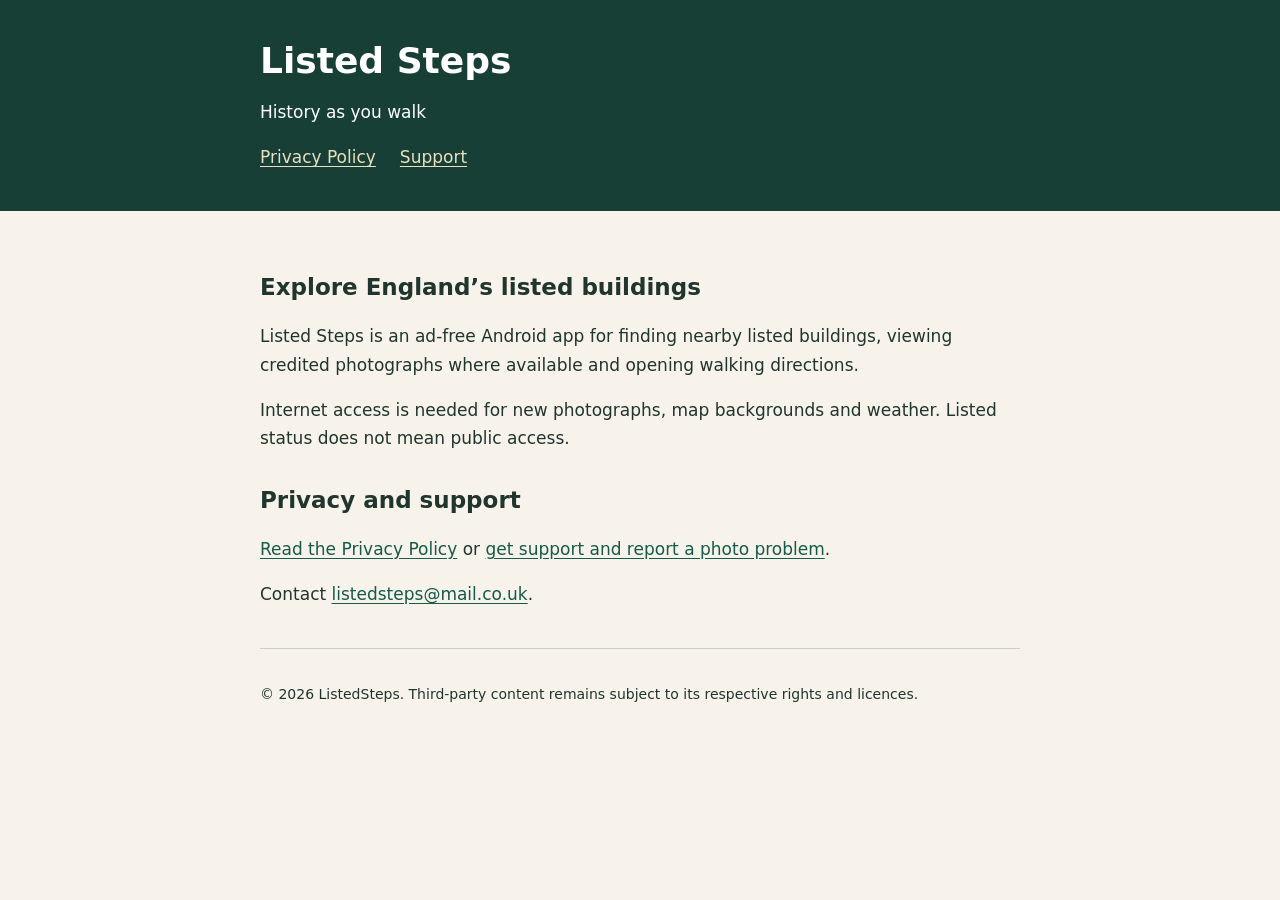
<file: index.html>
<!doctype html>
<html lang="en"><head><meta charset="utf-8"><meta name="viewport" content="width=device-width,initial-scale=1"><title>Listed Steps · Privacy and support</title><link rel="stylesheet" href="style.css"></head><body><header><div><h1>Listed Steps</h1><p>History as you walk</p><nav><a href="privacy.html">Privacy Policy</a><a href="support.html">Support</a></nav></div></header><main><h2>Explore England’s listed buildings</h2><p>Listed Steps is an ad-free Android app for finding nearby listed buildings, viewing credited photographs where available and opening walking directions.</p><p>Internet access is needed for new photographs, map backgrounds and weather. Listed status does not mean public access.</p><h2>Privacy and support</h2><p><a href="privacy.html">Read the Privacy Policy</a> or <a href="support.html">get support and report a photo problem</a>.</p><p>Contact <a href="mailto:listedsteps@mail.co.uk">listedsteps@mail.co.uk</a>.</p><footer><p>© 2026 ListedSteps. Third-party content remains subject to its respective rights and licences.</p></footer></main></body></html>
</file>
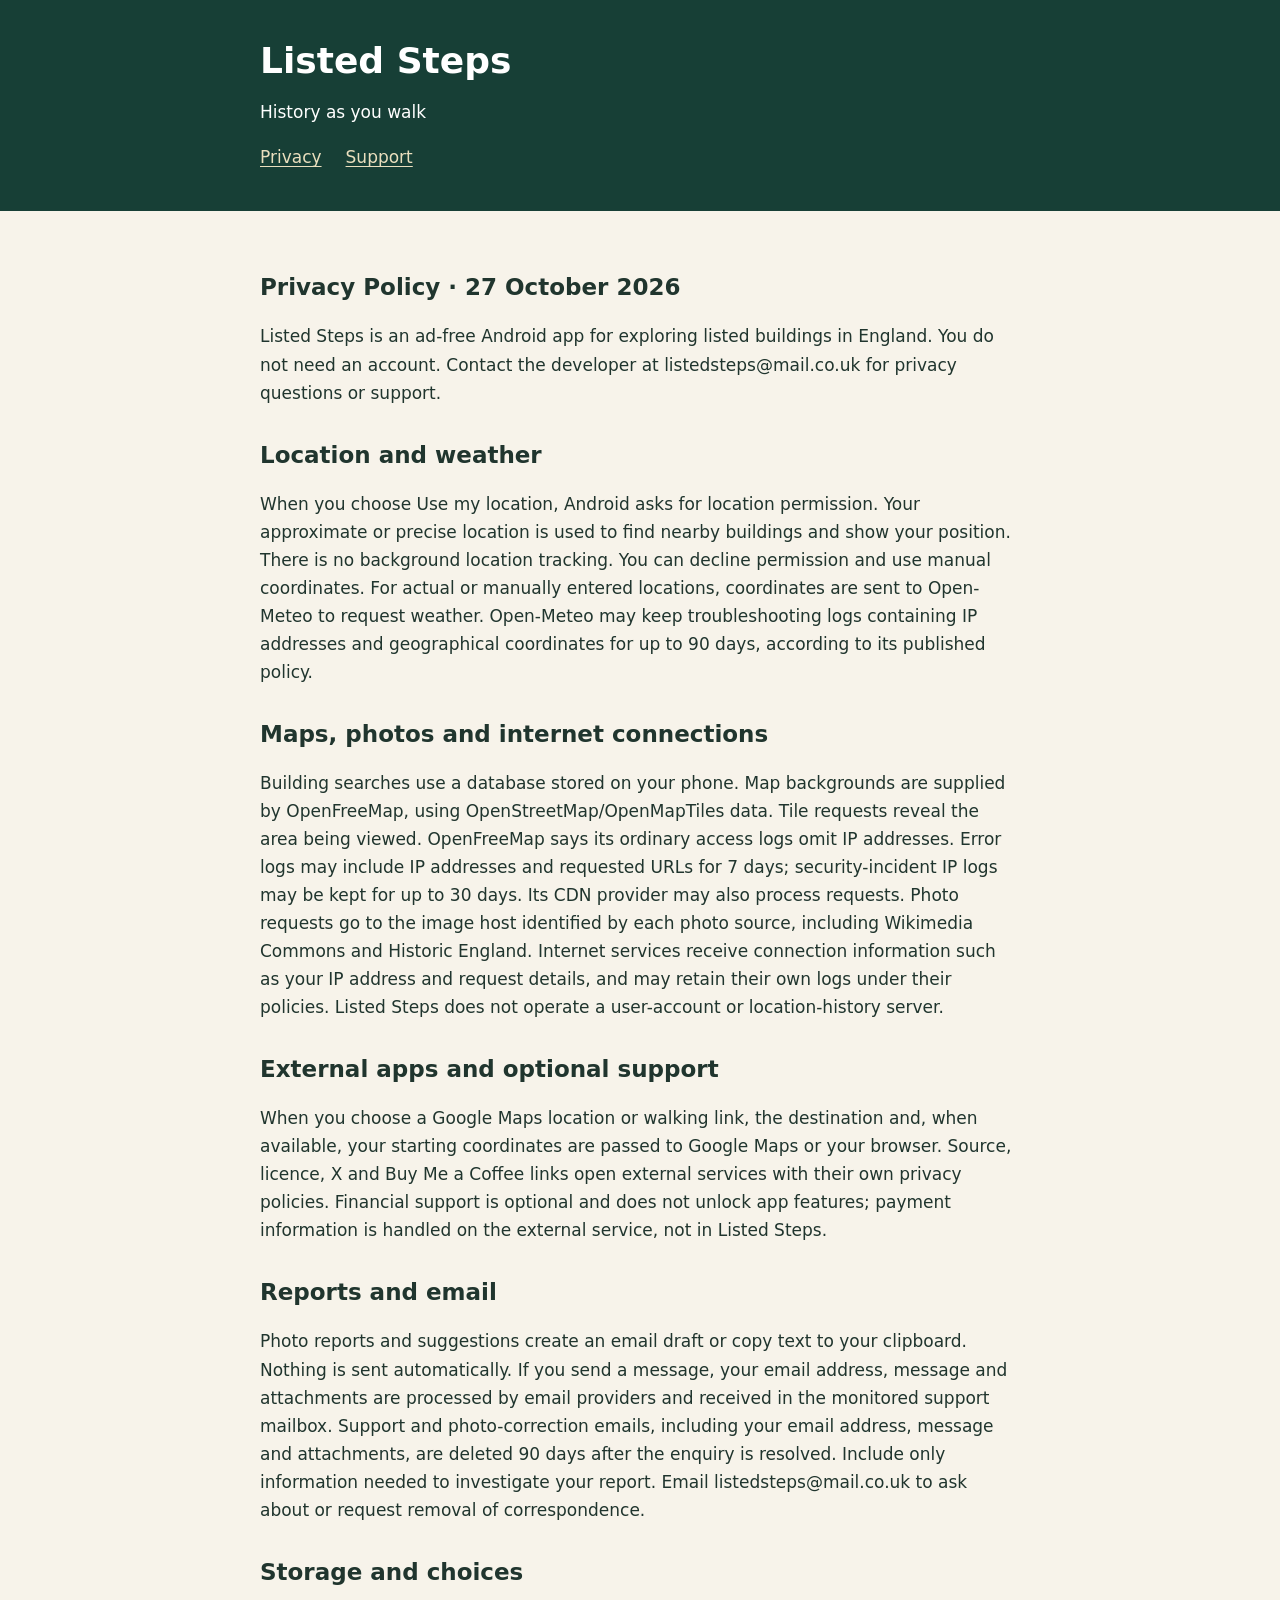
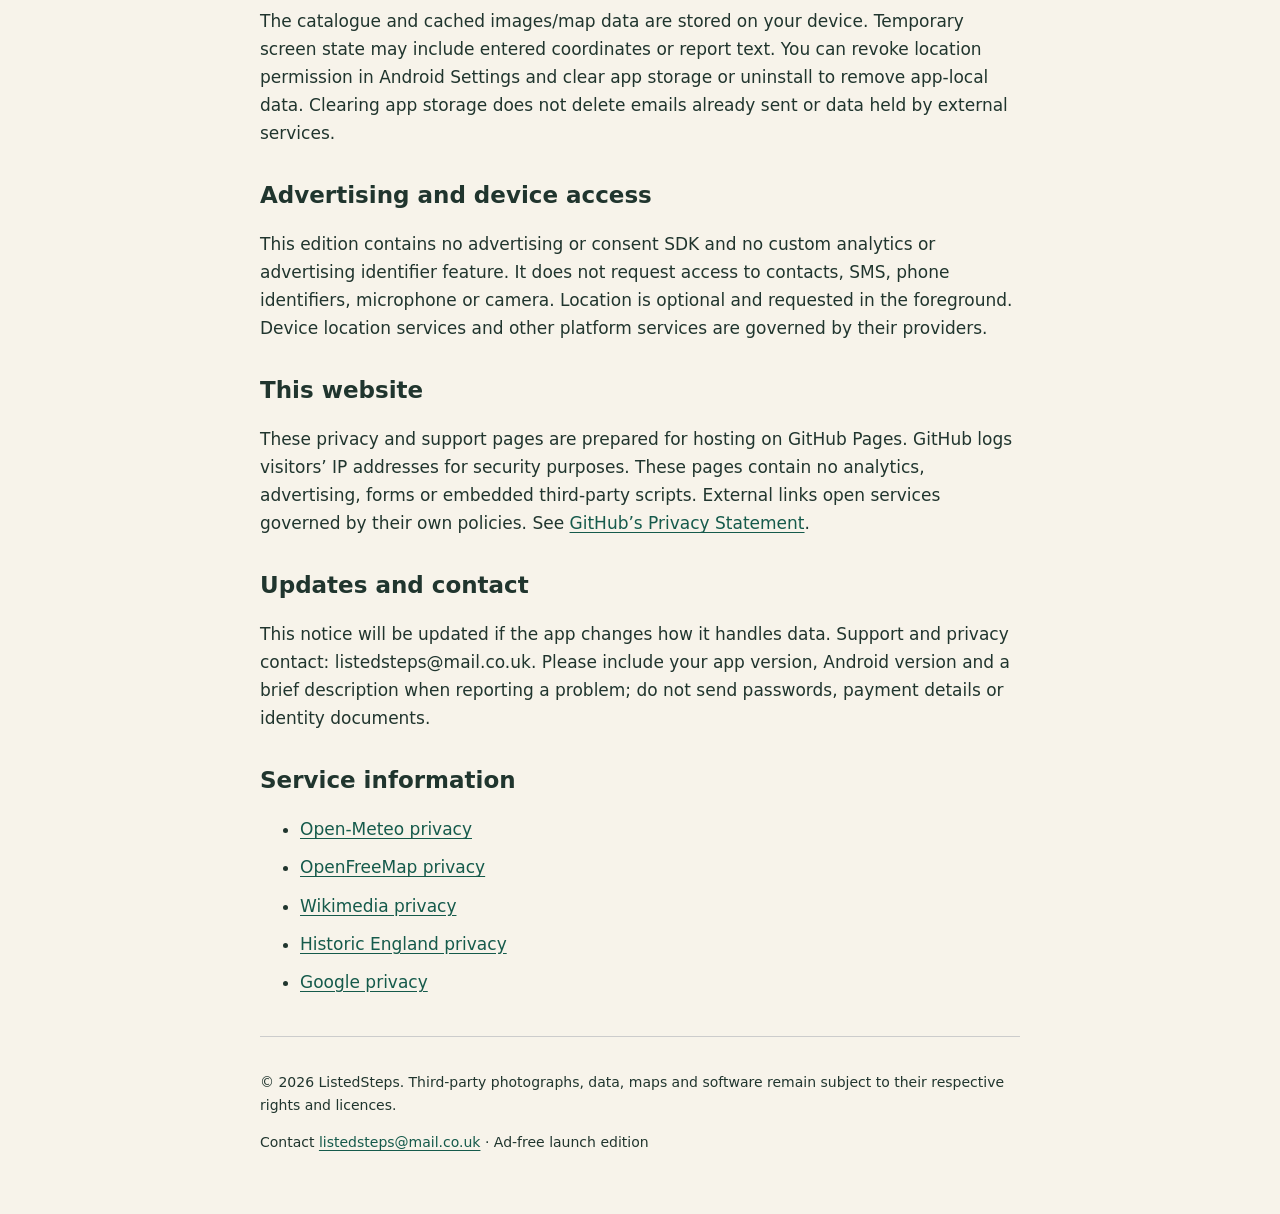
<file: privacy.html>
<!doctype html>
<html lang="en"><head><meta charset="utf-8"><meta name="viewport" content="width=device-width,initial-scale=1"><title>Privacy Policy · Listed Steps</title><link rel="stylesheet" href="style.css"></head><body><header><div><h1>Listed Steps</h1><p>History as you walk</p><nav><a href="privacy.html">Privacy</a><a href="support.html">Support</a></nav></div></header><main><h2>Privacy Policy · 27 October 2026</h2><p>Listed Steps is an ad-free Android app for exploring listed buildings in England. You do not need an account. Contact the developer at listedsteps@mail.co.uk for privacy questions or support.</p><h2>Location and weather</h2><p>When you choose Use my location, Android asks for location permission. Your approximate or precise location is used to find nearby buildings and show your position. There is no background location tracking. You can decline permission and use manual coordinates. For actual or manually entered locations, coordinates are sent to Open-Meteo to request weather. Open-Meteo may keep troubleshooting logs containing IP addresses and geographical coordinates for up to 90 days, according to its published policy.</p><h2>Maps, photos and internet connections</h2><p>Building searches use a database stored on your phone. Map backgrounds are supplied by OpenFreeMap, using OpenStreetMap/OpenMapTiles data. Tile requests reveal the area being viewed. OpenFreeMap says its ordinary access logs omit IP addresses. Error logs may include IP addresses and requested URLs for 7 days; security-incident IP logs may be kept for up to 30 days. Its CDN provider may also process requests. Photo requests go to the image host identified by each photo source, including Wikimedia Commons and Historic England. Internet services receive connection information such as your IP address and request details, and may retain their own logs under their policies. Listed Steps does not operate a user-account or location-history server.</p><h2>External apps and optional support</h2><p>When you choose a Google Maps location or walking link, the destination and, when available, your starting coordinates are passed to Google Maps or your browser. Source, licence, X and Buy Me a Coffee links open external services with their own privacy policies. Financial support is optional and does not unlock app features; payment information is handled on the external service, not in Listed Steps.</p><h2>Reports and email</h2><p>Photo reports and suggestions create an email draft or copy text to your clipboard. Nothing is sent automatically. If you send a message, your email address, message and attachments are processed by email providers and received in the monitored support mailbox. Support and photo-correction emails, including your email address, message and attachments, are deleted 90 days after the enquiry is resolved. Include only information needed to investigate your report. Email listedsteps@mail.co.uk to ask about or request removal of correspondence.</p><h2>Storage and choices</h2><p>The catalogue and cached images/map data are stored on your device. Temporary screen state may include entered coordinates or report text. You can revoke location permission in Android Settings and clear app storage or uninstall to remove app-local data. Clearing app storage does not delete emails already sent or data held by external services.</p><h2>Advertising and device access</h2><p>This edition contains no advertising or consent SDK and no custom analytics or advertising identifier feature. It does not request access to contacts, SMS, phone identifiers, microphone or camera. Location is optional and requested in the foreground. Device location services and other platform services are governed by their providers.</p><h2>This website</h2><p>These privacy and support pages are prepared for hosting on GitHub Pages. GitHub logs visitors’ IP addresses for security purposes. These pages contain no analytics, advertising, forms or embedded third-party scripts. External links open services governed by their own policies. See <a href="https://docs.github.com/en/site-policy/privacy-policies/github-general-privacy-statement">GitHub’s Privacy Statement</a>.</p><h2>Updates and contact</h2><p>This notice will be updated if the app changes how it handles data. Support and privacy contact: listedsteps@mail.co.uk. Please include your app version, Android version and a brief description when reporting a problem; do not send passwords, payment details or identity documents.</p><h2>Service information</h2><ul><li><a href="https://open-meteo.com/en/terms">Open-Meteo privacy</a></li><li><a href="https://openfreemap.org/privacy/">OpenFreeMap privacy</a></li><li><a href="https://foundation.wikimedia.org/wiki/Policy:Privacy_policy">Wikimedia privacy</a></li><li><a href="https://historicengland.org.uk/terms/privacy/">Historic England privacy</a></li><li><a href="https://policies.google.com/privacy">Google privacy</a></li></ul><footer><p>© 2026 ListedSteps. Third-party photographs, data, maps and software remain subject to their respective rights and licences.</p>Contact <a href="mailto:listedsteps@mail.co.uk">listedsteps@mail.co.uk</a> · Ad-free launch edition</footer></main></body></html>
</file>
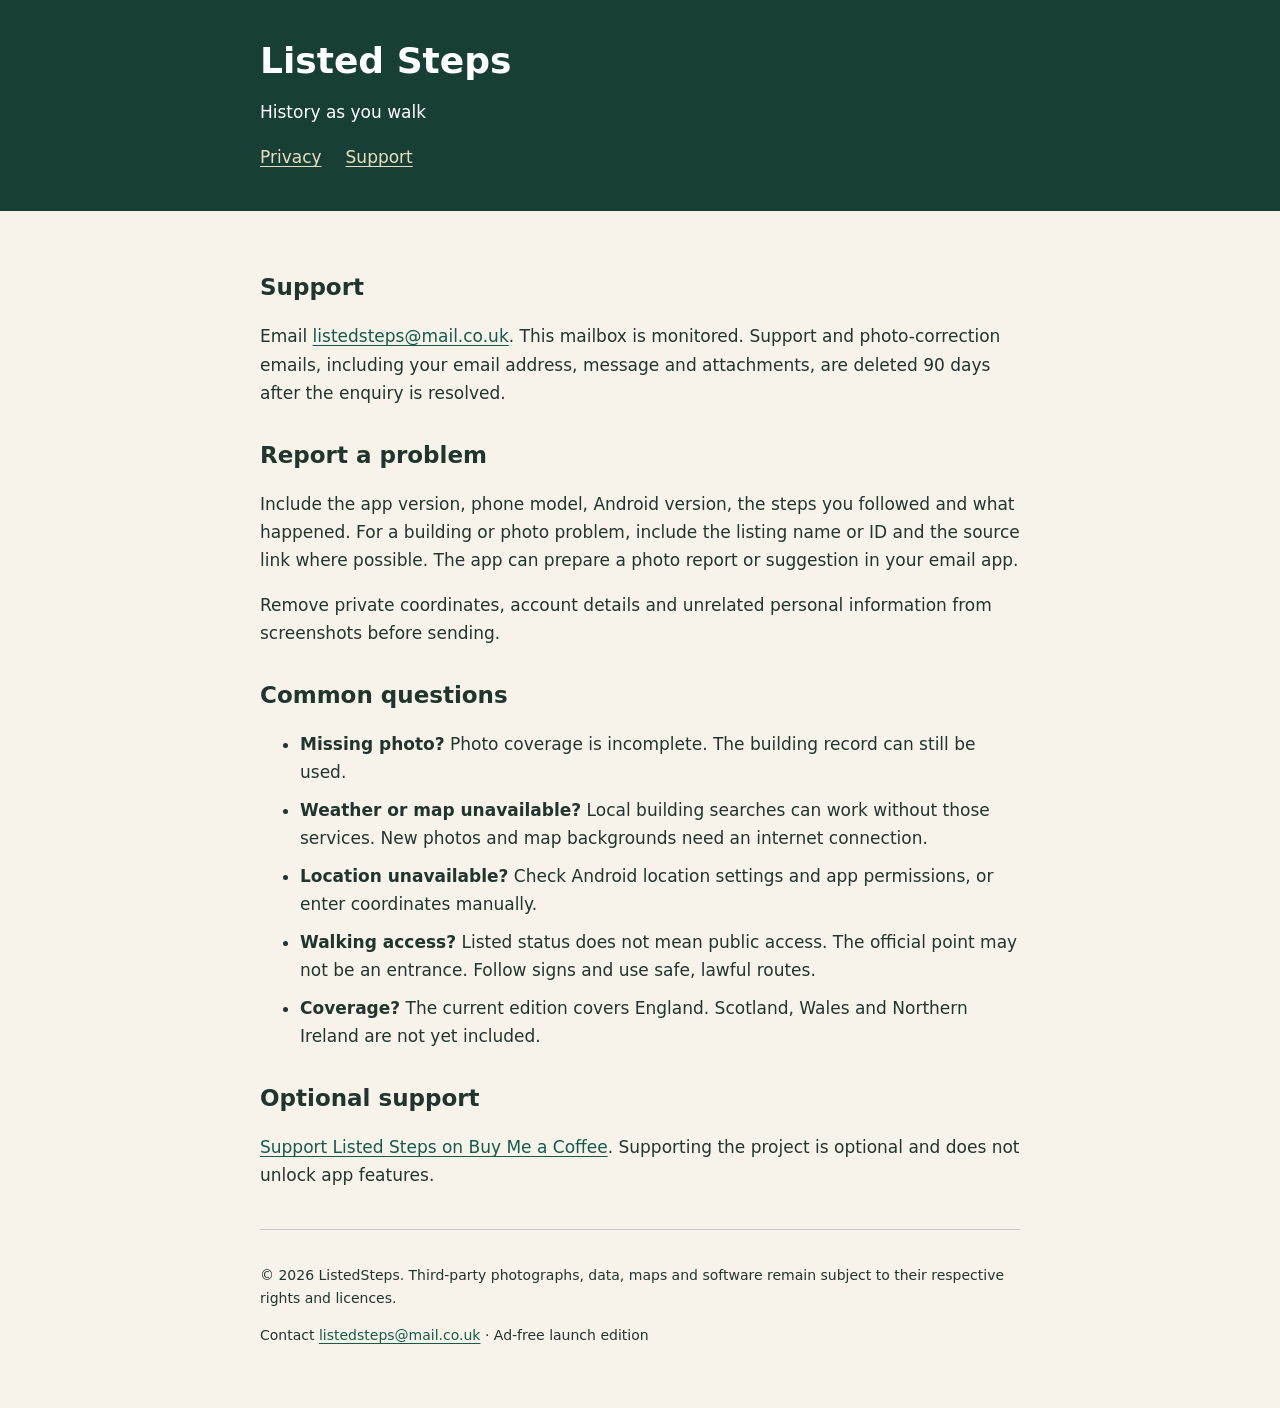
<file: support.html>
<!doctype html>
<html lang="en"><head><meta charset="utf-8"><meta name="viewport" content="width=device-width,initial-scale=1"><title>Support · Listed Steps</title><link rel="stylesheet" href="style.css"></head><body><header><div><h1>Listed Steps</h1><p>History as you walk</p><nav><a href="privacy.html">Privacy</a><a href="support.html">Support</a></nav></div></header><main><h2>Support</h2><p>Email <a href="mailto:listedsteps@mail.co.uk">listedsteps@mail.co.uk</a>. This mailbox is monitored. Support and photo-correction emails, including your email address, message and attachments, are deleted 90 days after the enquiry is resolved.</p><h2>Report a problem</h2><p>Include the app version, phone model, Android version, the steps you followed and what happened. For a building or photo problem, include the listing name or ID and the source link where possible. The app can prepare a photo report or suggestion in your email app.</p><p>Remove private coordinates, account details and unrelated personal information from screenshots before sending.</p><h2>Common questions</h2><ul><li><strong>Missing photo?</strong> Photo coverage is incomplete. The building record can still be used.</li><li><strong>Weather or map unavailable?</strong> Local building searches can work without those services. New photos and map backgrounds need an internet connection.</li><li><strong>Location unavailable?</strong> Check Android location settings and app permissions, or enter coordinates manually.</li><li><strong>Walking access?</strong> Listed status does not mean public access. The official point may not be an entrance. Follow signs and use safe, lawful routes.</li><li><strong>Coverage?</strong> The current edition covers England. Scotland, Wales and Northern Ireland are not yet included.</li></ul><h2>Optional support</h2><p><a href="https://buymeacoffee.com/listedsteps">Support Listed Steps on Buy Me a Coffee</a>. Supporting the project is optional and does not unlock app features.</p><footer><p>© 2026 ListedSteps. Third-party photographs, data, maps and software remain subject to their respective rights and licences.</p>Contact <a href="mailto:listedsteps@mail.co.uk">listedsteps@mail.co.uk</a> · Ad-free launch edition</footer></main></body></html>
</file>
<file: style.css>
body{margin:0;background:#f7f3ea;color:#20352e;font:17px/1.65 system-ui,sans-serif}header{background:#173f36;color:white;padding:40px 24px}main{max-width:760px;margin:auto;padding:28px 24px 60px}header>div{max-width:760px;margin:auto}h1{line-height:1.15;margin:0 0 12px;font-size:36px}h2{font-size:23px;margin-top:34px;line-height:1.3}a{color:#155a4b;text-underline-offset:3px}header a{color:#eadfbe}nav{display:flex;gap:24px;flex-wrap:wrap}aside{background:#ede5d4;padding:14px 18px;border-radius:8px}footer{margin-top:40px;border-top:1px solid #ccc;padding-top:20px;font-size:14px}li{margin:10px 0}
</file>
